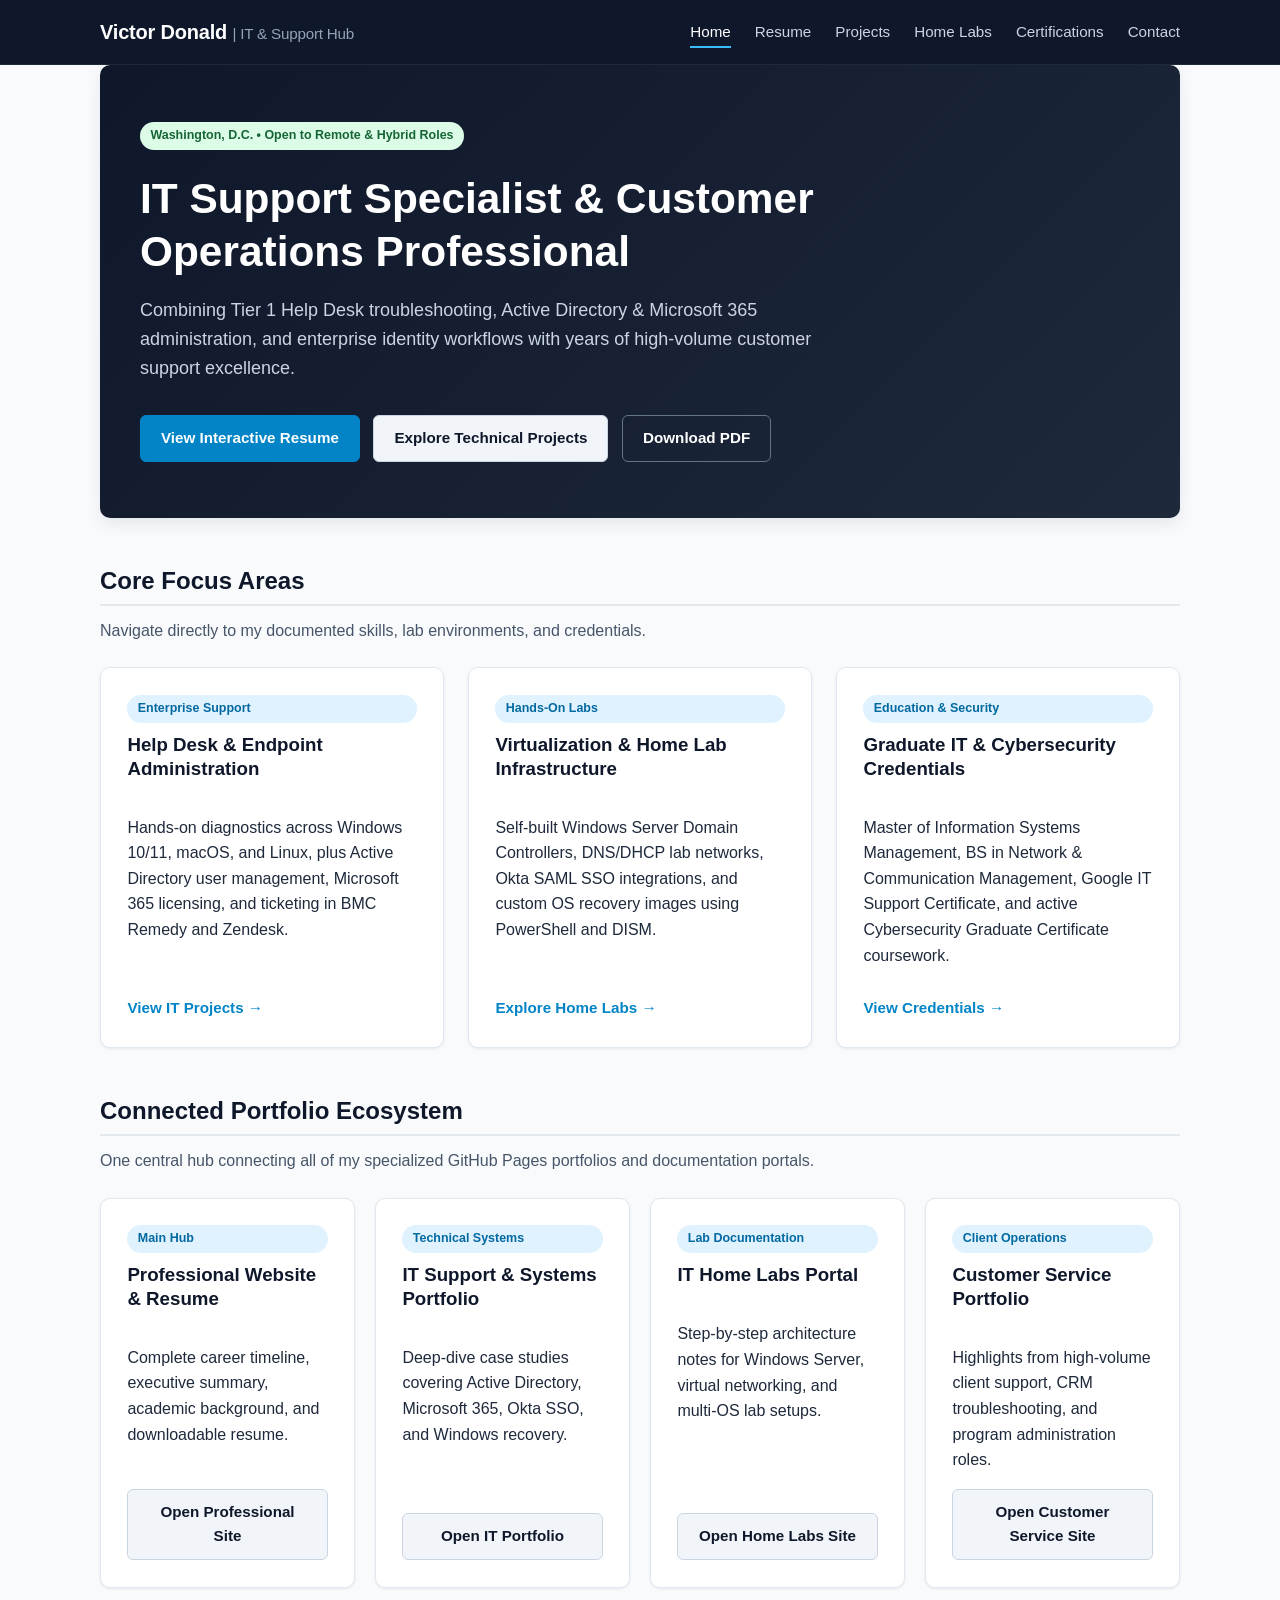
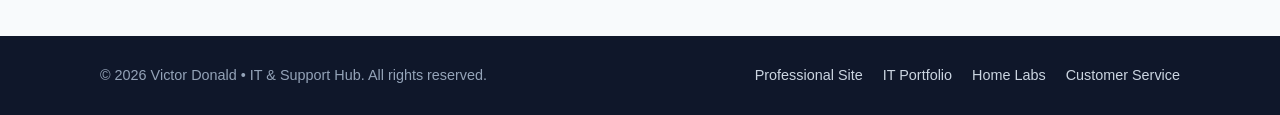
<file: index.html>
<!DOCTYPE html>
<html lang="en">
<head>
  <meta charset="UTF-8">
  <meta name="viewport" content="width=device-width, initial-scale=1.0">
  <title>Victor Donald | IT Support &amp; Customer Operations Hub</title>
  <link rel="stylesheet" href="style.css">
</head>
<body>

  <header class="site-header">
    <div class="container header-inner">
      <a href="index.html" class="logo">Victor Donald <span class="logo-sub">| IT &amp; Support Hub</span></a>

      <nav aria-label="Primary Navigation">
        <ul class="nav-list">
          <li><a href="index.html" aria-current="page">Home</a></li>
          <li><a href="resume.html">Resume</a></li>
          <li><a href="projects.html">Projects</a></li>
          <li><a href="homelabs.html">Home Labs</a></li>
          <li><a href="certifications.html">Certifications</a></li>
          <li><a href="contact.html">Contact</a></li>
        </ul>
      </nav>
    </div>
  </header>

  <main class="container">
    <section class="hero-section" aria-labelledby="hero-heading">
      <span class="badge status-complete">Washington, D.C. &bull; Open to Remote &amp; Hybrid Roles</span>
      <h1 id="hero-heading">IT Support Specialist &amp; Customer Operations Professional</h1>
      <p class="hero-lead">
        Combining Tier 1 Help Desk troubleshooting, Active Directory &amp; Microsoft 365 administration, 
        and enterprise identity workflows with years of high-volume customer support excellence.
      </p>
      <div class="hero-actions">
        <a class="btn btn-primary" href="resume.html">View Interactive Resume</a>
        <a class="btn btn-secondary" href="projects.html">Explore Technical Projects</a>
        <a class="btn btn-outline" href="IT-Support-Resume.pdf" target="_blank" rel="noopener noreferrer" download>Download PDF</a>
      </div>
    </section>

    <section class="hub-section" aria-labelledby="pillars-heading">
      <div class="section-intro">
        <h2 id="pillars-heading">Core Focus Areas</h2>
        <p>Navigate directly to my documented skills, lab environments, and credentials.</p>
      </div>

      <div class="features-grid">
        <article class="feature-card">
          <span class="badge">Enterprise Support</span>
          <h3>Help Desk &amp; Endpoint Administration</h3>
          <p>
            Hands-on diagnostics across Windows 10/11, macOS, and Linux, plus Active Directory user management, 
            Microsoft 365 licensing, and ticketing in BMC Remedy and Zendesk.
          </p>
          <a href="projects.html" class="card-link">View IT Projects &rarr;</a>
        </article>

        <article class="feature-card">
          <span class="badge">Hands-On Labs</span>
          <h3>Virtualization &amp; Home Lab Infrastructure</h3>
          <p>
            Self-built Windows Server Domain Controllers, DNS/DHCP lab networks, Okta SAML SSO integrations, 
            and custom OS recovery images using PowerShell and DISM.
          </p>
          <a href="homelabs.html" class="card-link">Explore Home Labs &rarr;</a>
        </article>

        <article class="feature-card">
          <span class="badge">Education &amp; Security</span>
          <h3>Graduate IT &amp; Cybersecurity Credentials</h3>
          <p>
            Master of Information Systems Management, BS in Network &amp; Communication Management, Google IT Support 
            Certificate, and active Cybersecurity Graduate Certificate coursework.
          </p>
          <a href="certifications.html" class="card-link">View Credentials &rarr;</a>
        </article>
      </div>
    </section>

    <section class="hub-section" aria-labelledby="ecosystem-heading">
      <div class="section-intro">
        <h2 id="ecosystem-heading">Connected Portfolio Ecosystem</h2>
        <p>One central hub connecting all of my specialized GitHub Pages portfolios and documentation portals.</p>
      </div>

      <div class="ecosystem-grid">
        <article class="ecosystem-card">
          <span class="badge">Main Hub</span>
          <h3>Professional Website &amp; Resume</h3>
          <p>Complete career timeline, executive summary, academic background, and downloadable resume.</p>
          <a href="https://victor-donald.github.io/Victor-Donald-Professional-Website/#resume" target="_blank" rel="noopener noreferrer" class="btn btn-secondary">
            Open Professional Site
          </a>
        </article>

        <article class="ecosystem-card">
          <span class="badge">Technical Systems</span>
          <h3>IT Support &amp; Systems Portfolio</h3>
          <p>Deep-dive case studies covering Active Directory, Microsoft 365, Okta SSO, and Windows recovery.</p>
          <a href="https://victor-donald.github.io/IT-Portfolio/" target="_blank" rel="noopener noreferrer" class="btn btn-secondary">
            Open IT Portfolio
          </a>
        </article>

        <article class="ecosystem-card">
          <span class="badge">Lab Documentation</span>
          <h3>IT Home Labs Portal</h3>
          <p>Step-by-step architecture notes for Windows Server, virtual networking, and multi-OS lab setups.</p>
          <a href="https://victor-donald.github.io/IT-Home-Labs/" target="_blank" rel="noopener noreferrer" class="btn btn-secondary">
            Open Home Labs Site
          </a>
        </article>

        <article class="ecosystem-card">
          <span class="badge">Client Operations</span>
          <h3>Customer Service Portfolio</h3>
          <p>Highlights from high-volume client support, CRM troubleshooting, and program administration roles.</p>
          <a href="https://victor-donald.github.io/customer-service-portfolio/index.html" target="_blank" rel="noopener noreferrer" class="btn btn-secondary">
            Open Customer Service Site
          </a>
        </article>
      </div>
    </section>
  </main>

  <footer class="site-footer">
    <div class="container footer-inner">
      <p>&copy; 2026 Victor Donald &bull; IT &amp; Support Hub. All rights reserved.</p>
      <ul class="footer-links">
        <li><a href="https://victor-donald.github.io/Victor-Donald-Professional-Website/#resume" target="_blank" rel="noopener noreferrer">Professional Site</a></li>
        <li><a href="https://victor-donald.github.io/IT-Portfolio/" target="_blank" rel="noopener noreferrer">IT Portfolio</a></li>
        <li><a href="https://victor-donald.github.io/IT-Home-Labs/" target="_blank" rel="noopener noreferrer">Home Labs</a></li>
        <li><a href="https://victor-donald.github.io/customer-service-portfolio/index.html" target="_blank" rel="noopener noreferrer">Customer Service</a></li>
      </ul>
    </div>
  </footer>

</body>
</html>
</file>
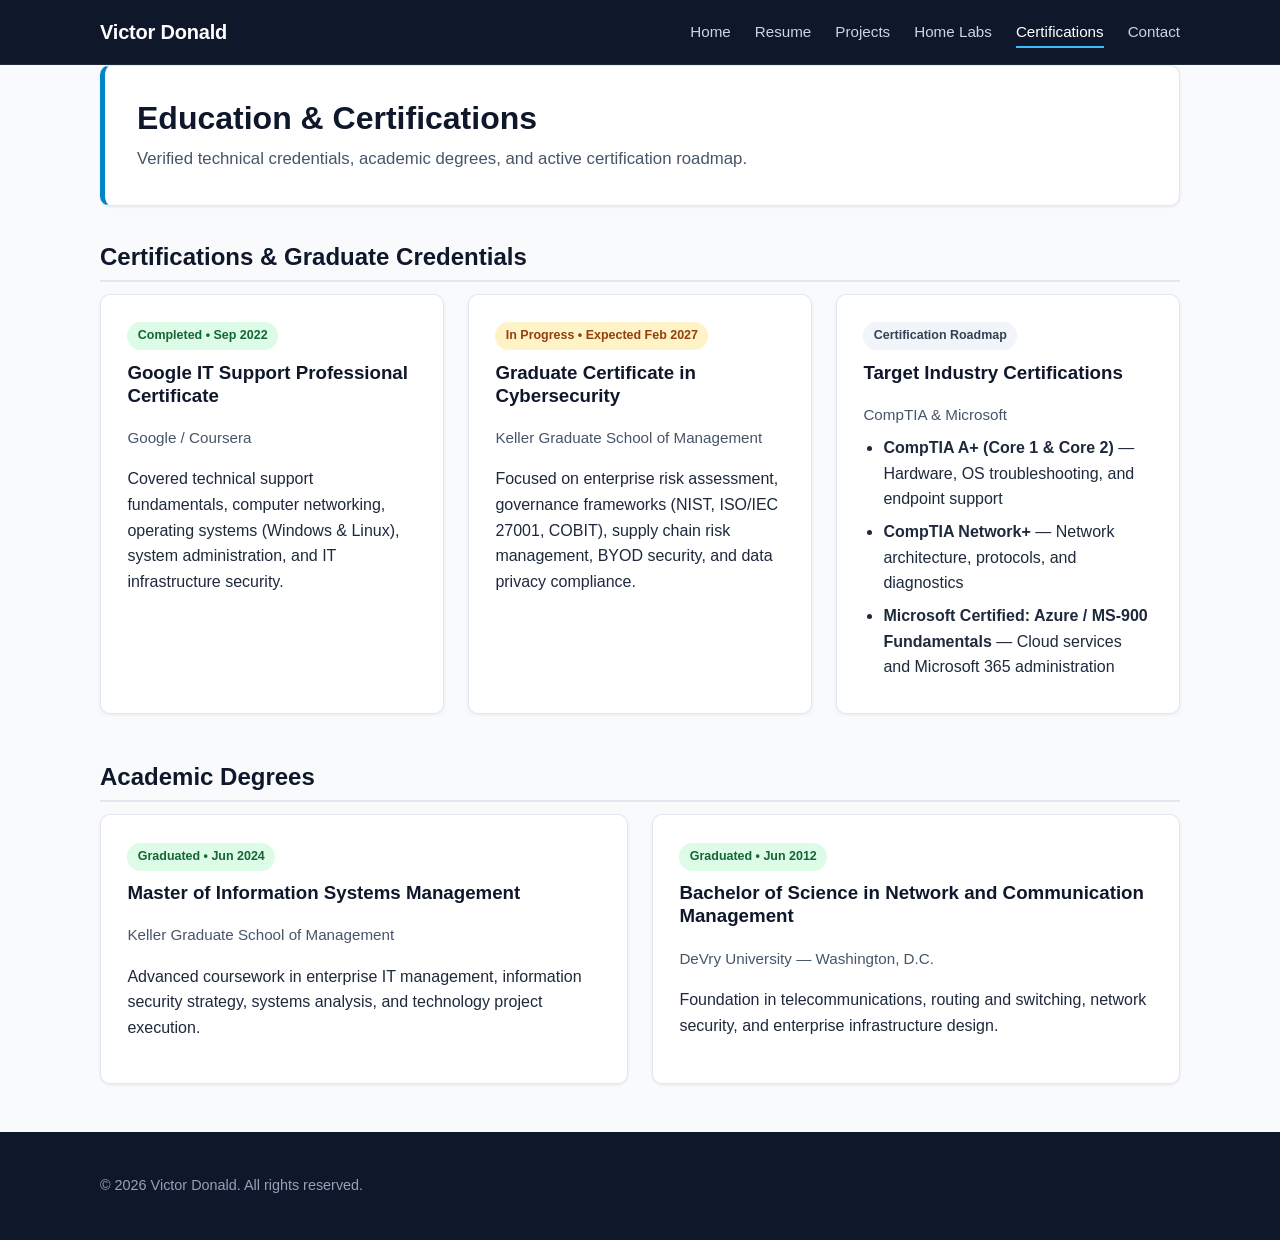
<file: certifications.html>
<!DOCTYPE html>
<html lang="en">
<head>
  <meta charset="UTF-8">
  <meta name="viewport" content="width=device-width, initial-scale=1.0">
  <title>Education &amp; Certifications | Victor Donald</title>
  <link rel="stylesheet" href="style.css">
</head>
<body>

  <header class="site-header">
    <div class="container header-inner">
      <a href="index.html" class="logo">Victor Donald</a>

      <nav aria-label="Primary Navigation">
        <ul class="nav-list">
          <li><a href="index.html">Home</a></li>
          <li><a href="resume.html">Resume</a></li>
          <li><a href="projects.html">Projects</a></li>
          <li><a href="homelabs.html">Home Labs</a></li>
          <li><a href="certifications.html" aria-current="page">Certifications</a></li>
          <li><a href="contact.html">Contact</a></li>
        </ul>
      </nav>
    </div>
  </header>

  <main class="container">
    <div class="page-header">
      <h1>Education &amp; Certifications</h1>
      <p>Verified technical credentials, academic degrees, and active certification roadmap.</p>
    </div>

    <section class="cert-section" aria-labelledby="earned-credentials-heading">
      <h2 id="earned-credentials-heading">Certifications &amp; Graduate Credentials</h2>
      <div class="cert-grid">

        <article class="cert-card">
          <div class="card-header">
            <span class="badge status-complete">Completed &bull; Sep 2022</span>
            <h3>Google IT Support Professional Certificate</h3>
            <p class="issuer">Google / Coursera</p>
          </div>
          <p>
            Covered technical support fundamentals, computer networking, operating systems (Windows &amp; Linux), 
            system administration, and IT infrastructure security.
          </p>
        </article>

        <article class="cert-card">
          <div class="card-header">
            <span class="badge status-progress">In Progress &bull; Expected Feb 2027</span>
            <h3>Graduate Certificate in Cybersecurity</h3>
            <p class="issuer">Keller Graduate School of Management</p>
          </div>
          <p>
            Focused on enterprise risk assessment, governance frameworks (NIST, ISO/IEC 27001, COBIT), 
            supply chain risk management, BYOD security, and data privacy compliance.
          </p>
        </article>

        <article class="cert-card">
          <div class="card-header">
            <span class="badge status-planned">Certification Roadmap</span>
            <h3>Target Industry Certifications</h3>
            <p class="issuer">CompTIA &amp; Microsoft</p>
          </div>
          <ul class="cert-roadmap">
            <li><strong>CompTIA A+ (Core 1 &amp; Core 2)</strong> — Hardware, OS troubleshooting, and endpoint support</li>
            <li><strong>CompTIA Network+</strong> — Network architecture, protocols, and diagnostics</li>
            <li><strong>Microsoft Certified: Azure / MS-900 Fundamentals</strong> — Cloud services and Microsoft 365 administration</li>
          </ul>
        </article>

      </div>
    </section>

    <section class="cert-section" aria-labelledby="degrees-heading">
      <h2 id="degrees-heading">Academic Degrees</h2>
      <div class="cert-grid">

        <article class="cert-card">
          <div class="card-header">
            <span class="badge status-complete">Graduated &bull; Jun 2024</span>
            <h3>Master of Information Systems Management</h3>
            <p class="issuer">Keller Graduate School of Management</p>
          </div>
          <p>
            Advanced coursework in enterprise IT management, information security strategy, systems analysis, 
            and technology project execution.
          </p>
        </article>

        <article class="cert-card">
          <div class="card-header">
            <span class="badge status-complete">Graduated &bull; Jun 2012</span>
            <h3>Bachelor of Science in Network and Communication Management</h3>
            <p class="issuer">DeVry University — Washington, D.C.</p>
          </div>
          <p>
            Foundation in telecommunications, routing and switching, network security, and enterprise infrastructure design.
          </p>
        </article>

      </div>
    </section>
  </main>

  <footer class="site-footer">
    <div class="container">
      <p>&copy; 2026 Victor Donald. All rights reserved.</p>
    </div>
  </footer>

</body>
</html>
</file>
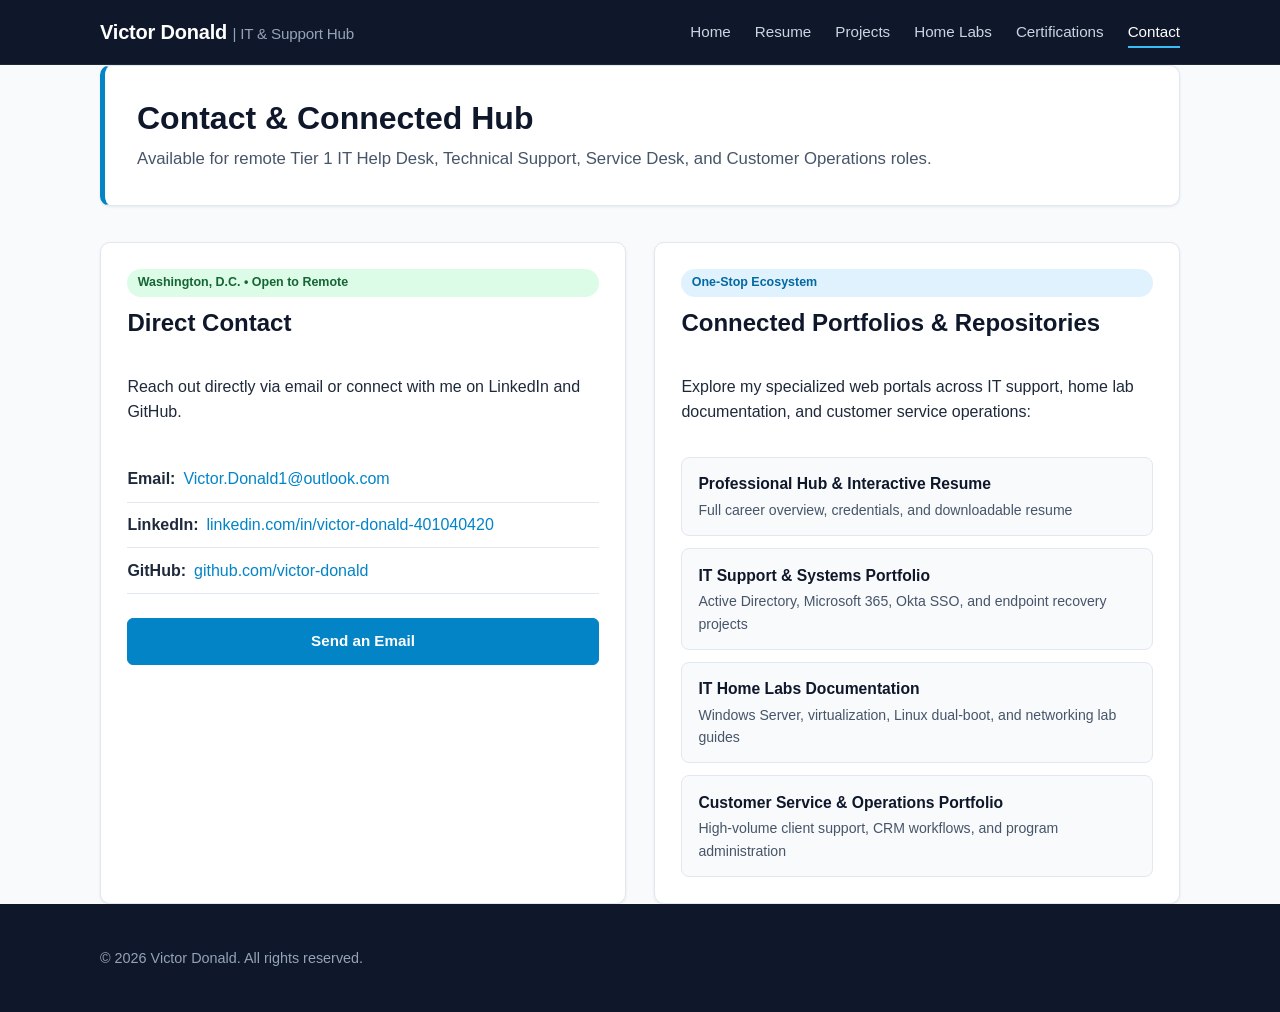
<file: contact.html>
<!DOCTYPE html>
<html lang="en">
<head>
  <meta charset="UTF-8">
  <meta name="viewport" content="width=device-width, initial-scale=1.0">
  <title>Contact &amp; Portfolio Hub | Victor Donald</title>
  <link rel="stylesheet" href="style.css">
</head>
<body>

  <header class="site-header">
    <div class="container header-inner">
      <a href="index.html" class="logo">Victor Donald <span class="logo-sub">| IT &amp; Support Hub</span></a>

      <nav aria-label="Primary Navigation">
        <ul class="nav-list">
          <li><a href="index.html">Home</a></li>
          <li><a href="resume.html">Resume</a></li>
          <li><a href="projects.html">Projects</a></li>
          <li><a href="homelabs.html">Home Labs</a></li>
          <li><a href="certifications.html">Certifications</a></li>
          <li><a href="contact.html" aria-current="page">Contact</a></li>
        </ul>
      </nav>
    </div>
  </header>

  <main class="container">
    <div class="page-header">
      <h1>Contact &amp; Connected Hub</h1>
      <p>
        Available for remote Tier 1 IT Help Desk, Technical Support, Service Desk, and Customer Operations roles.
      </p>
    </div>

    <div class="contact-layout">
      <section class="contact-card" aria-labelledby="direct-contact-heading">
        <span class="badge status-complete">Washington, D.C. &bull; Open to Remote</span>
        <h2 id="direct-contact-heading">Direct Contact</h2>
        <p>Reach out directly via email or connect with me on LinkedIn and GitHub.</p>

        <ul class="contact-list">
          <li>
            <strong>Email:</strong>
            <a href="mailto:Victor.Donald1@outlook.com">Victor.Donald1@outlook.com</a>
          </li>
          <li>
            <strong>LinkedIn:</strong>
            <a href="https://www.linkedin.com/in/victor-donald-401040420" target="_blank" rel="noopener noreferrer">
              linkedin.com/in/victor-donald-401040420
            </a>
          </li>
          <li>
            <strong>GitHub:</strong>
            <a href="https://github.com/victor-donald" target="_blank" rel="noopener noreferrer">
              github.com/victor-donald
            </a>
          </li>
        </ul>

        <a class="btn btn-primary" href="mailto:Victor.Donald1@outlook.com?subject=IT%20%26%20Support%20Opportunity">
          Send an Email
        </a>
      </section>

      <section class="contact-card" aria-labelledby="portfolio-hub-heading">
        <span class="badge">One-Stop Ecosystem</span>
        <h2 id="portfolio-hub-heading">Connected Portfolios &amp; Repositories</h2>
        <p>Explore my specialized web portals across IT support, home lab documentation, and customer service operations:</p>

        <ul class="hub-links">
          <li>
            <a href="https://victor-donald.github.io/Victor-Donald-Professional-Website/#resume" target="_blank" rel="noopener noreferrer">
              <strong>Professional Hub &amp; Interactive Resume</strong>
              <span>Full career overview, credentials, and downloadable resume</span>
            </a>
          </li>
          <li>
            <a href="https://victor-donald.github.io/IT-Portfolio/" target="_blank" rel="noopener noreferrer">
              <strong>IT Support &amp; Systems Portfolio</strong>
              <span>Active Directory, Microsoft 365, Okta SSO, and endpoint recovery projects</span>
            </a>
          </li>
          <li>
            <a href="https://victor-donald.github.io/IT-Home-Labs/" target="_blank" rel="noopener noreferrer">
              <strong>IT Home Labs Documentation</strong>
              <span>Windows Server, virtualization, Linux dual-boot, and networking lab guides</span>
            </a>
          </li>
          <li>
            <a href="https://victor-donald.github.io/customer-service-portfolio/index.html" target="_blank" rel="noopener noreferrer">
              <strong>Customer Service &amp; Operations Portfolio</strong>
              <span>High-volume client support, CRM workflows, and program administration</span>
            </a>
          </li>
        </ul>
      </section>
    </div>
  </main>

  <footer class="site-footer">
    <div class="container">
      <p>&copy; 2026 Victor Donald. All rights reserved.</p>
    </div>
  </footer>

</body>
</html>
</file>
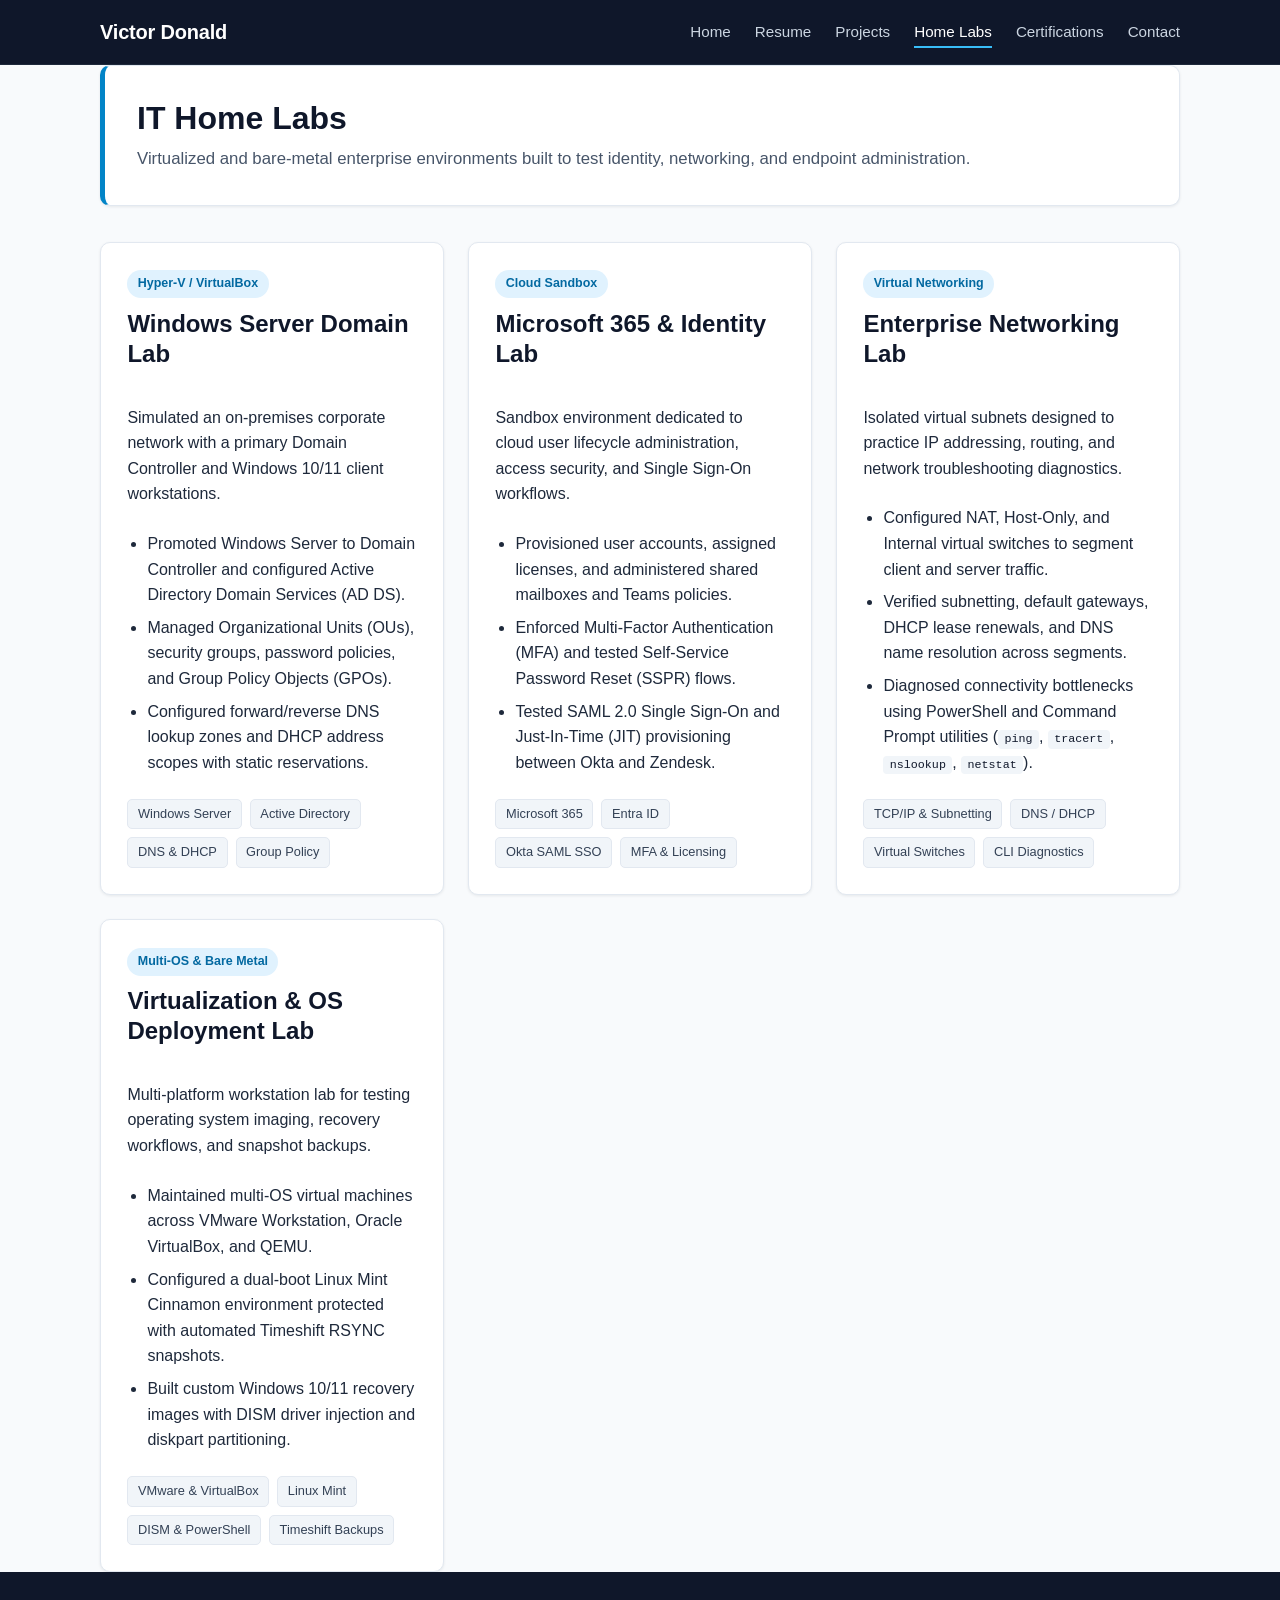
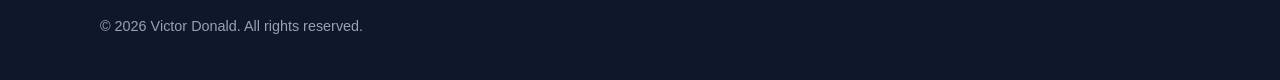
<file: homelabs.html>
<!DOCTYPE html>
<html lang="en">
<head>
  <meta charset="UTF-8">
  <meta name="viewport" content="width=device-width, initial-scale=1.0">
  <title>IT Home Labs | Victor Donald</title>
  <link rel="stylesheet" href="style.css">
</head>
<body>

  <header class="site-header">
    <div class="container header-inner">
      <a href="index.html" class="logo">Victor Donald</a>

      <nav aria-label="Primary Navigation">
        <ul class="nav-list">
          <li><a href="index.html">Home</a></li>
          <li><a href="resume.html">Resume</a></li>
          <li><a href="projects.html">Projects</a></li>
          <li><a href="homelabs.html" aria-current="page">Home Labs</a></li>
          <li><a href="certifications.html">Certifications</a></li>
          <li><a href="contact.html">Contact</a></li>
        </ul>
      </nav>
    </div>
  </header>

  <main class="container">
    <div class="page-header">
      <h1>IT Home Labs</h1>
      <p>Virtualized and bare-metal enterprise environments built to test identity, networking, and endpoint administration.</p>
    </div>

    <section class="lab-grid" aria-label="Home Lab Environments">

      <article class="lab-card">
        <div class="card-header">
          <span class="badge">Hyper-V / VirtualBox</span>
          <h2>Windows Server Domain Lab</h2>
        </div>
        <p>
          Simulated an on-premises corporate network with a primary Domain Controller and Windows 10/11 client workstations.
        </p>
        <ul class="lab-highlights">
          <li>Promoted Windows Server to Domain Controller and configured Active Directory Domain Services (AD DS).</li>
          <li>Managed Organizational Units (OUs), security groups, password policies, and Group Policy Objects (GPOs).</li>
          <li>Configured forward/reverse DNS lookup zones and DHCP address scopes with static reservations.</li>
        </ul>
        <ul class="tech-tags" aria-label="Lab technologies">
          <li>Windows Server</li>
          <li>Active Directory</li>
          <li>DNS &amp; DHCP</li>
          <li>Group Policy</li>
        </ul>
      </article>

      <article class="lab-card">
        <div class="card-header">
          <span class="badge">Cloud Sandbox</span>
          <h2>Microsoft 365 &amp; Identity Lab</h2>
        </div>
        <p>
          Sandbox environment dedicated to cloud user lifecycle administration, access security, and Single Sign-On workflows.
        </p>
        <ul class="lab-highlights">
          <li>Provisioned user accounts, assigned licenses, and administered shared mailboxes and Teams policies.</li>
          <li>Enforced Multi-Factor Authentication (MFA) and tested Self-Service Password Reset (SSPR) flows.</li>
          <li>Tested SAML 2.0 Single Sign-On and Just-In-Time (JIT) provisioning between Okta and Zendesk.</li>
        </ul>
        <ul class="tech-tags" aria-label="Lab technologies">
          <li>Microsoft 365</li>
          <li>Entra ID</li>
          <li>Okta SAML SSO</li>
          <li>MFA &amp; Licensing</li>
        </ul>
      </article>

      <article class="lab-card">
        <div class="card-header">
          <span class="badge">Virtual Networking</span>
          <h2>Enterprise Networking Lab</h2>
        </div>
        <p>
          Isolated virtual subnets designed to practice IP addressing, routing, and network troubleshooting diagnostics.
        </p>
        <ul class="lab-highlights">
          <li>Configured NAT, Host-Only, and Internal virtual switches to segment client and server traffic.</li>
          <li>Verified subnetting, default gateways, DHCP lease renewals, and DNS name resolution across segments.</li>
          <li>Diagnosed connectivity bottlenecks using PowerShell and Command Prompt utilities (<code>ping</code>, <code>tracert</code>, <code>nslookup</code>, <code>netstat</code>).</li>
        </ul>
        <ul class="tech-tags" aria-label="Lab technologies">
          <li>TCP/IP &amp; Subnetting</li>
          <li>DNS / DHCP</li>
          <li>Virtual Switches</li>
          <li>CLI Diagnostics</li>
        </ul>
      </article>

      <article class="lab-card">
        <div class="card-header">
          <span class="badge">Multi-OS &amp; Bare Metal</span>
          <h2>Virtualization &amp; OS Deployment Lab</h2>
        </div>
        <p>
          Multi-platform workstation lab for testing operating system imaging, recovery workflows, and snapshot backups.
        </p>
        <ul class="lab-highlights">
          <li>Maintained multi-OS virtual machines across VMware Workstation, Oracle VirtualBox, and QEMU.</li>
          <li>Configured a dual-boot Linux Mint Cinnamon environment protected with automated Timeshift RSYNC snapshots.</li>
          <li>Built custom Windows 10/11 recovery images with DISM driver injection and diskpart partitioning.</li>
        </ul>
        <ul class="tech-tags" aria-label="Lab technologies">
          <li>VMware &amp; VirtualBox</li>
          <li>Linux Mint</li>
          <li>DISM &amp; PowerShell</li>
          <li>Timeshift Backups</li>
        </ul>
      </article>

    </section>
  </main>

  <footer class="site-footer">
    <div class="container">
      <p>&copy; 2026 Victor Donald. All rights reserved.</p>
    </div>
  </footer>

</body>
</html>
</file>
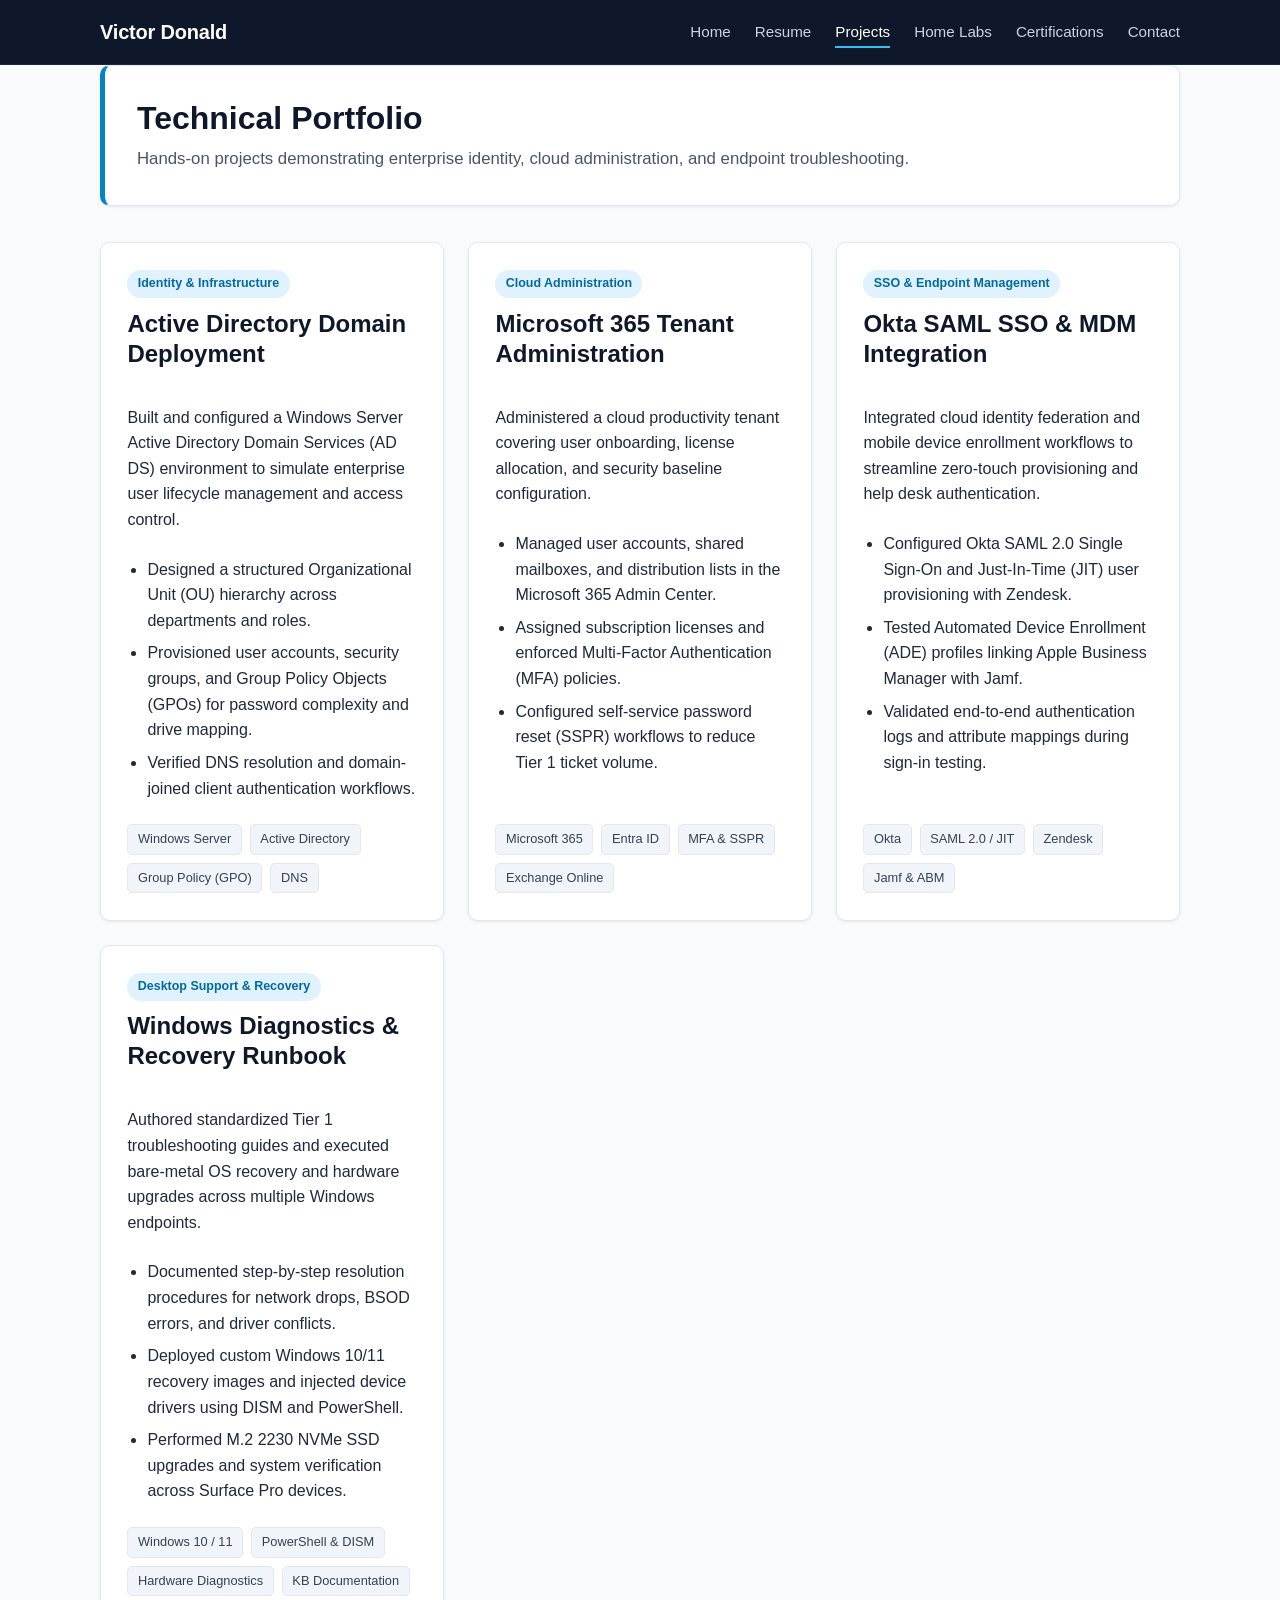
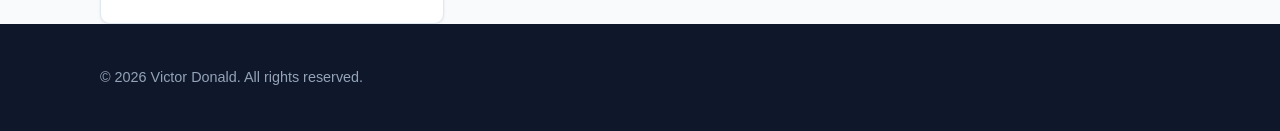
<file: projects.html>
<!DOCTYPE html>
<html lang="en">
<head>
  <meta charset="UTF-8">
  <meta name="viewport" content="width=device-width, initial-scale=1.0">
  <title>Technical Portfolio | Victor Donald</title>
  <link rel="stylesheet" href="style.css">
</head>
<body>

  <header class="site-header">
    <div class="container header-inner">
      <a href="index.html" class="logo">Victor Donald</a>

      <nav aria-label="Primary Navigation">
        <ul class="nav-list">
          <li><a href="index.html">Home</a></li>
          <li><a href="resume.html">Resume</a></li>
          <li><a href="projects.html" aria-current="page">Projects</a></li>
          <li><a href="homelabs.html">Home Labs</a></li>
          <li><a href="certifications.html">Certifications</a></li>
          <li><a href="contact.html">Contact</a></li>
        </ul>
      </nav>
    </div>
  </header>

  <main class="container">
    <div class="page-header">
      <h1>Technical Portfolio</h1>
      <p>Hands-on projects demonstrating enterprise identity, cloud administration, and endpoint troubleshooting.</p>
    </div>

    <section class="projects-grid" aria-label="Featured Technical Projects">

      <article class="project-card">
        <div class="project-header">
          <span class="badge">Identity &amp; Infrastructure</span>
          <h2>Active Directory Domain Deployment</h2>
        </div>
        <p>
          Built and configured a Windows Server Active Directory Domain Services (AD DS) environment 
          to simulate enterprise user lifecycle management and access control.
        </p>
        <ul class="project-highlights">
          <li>Designed a structured Organizational Unit (OU) hierarchy across departments and roles.</li>
          <li>Provisioned user accounts, security groups, and Group Policy Objects (GPOs) for password complexity and drive mapping.</li>
          <li>Verified DNS resolution and domain-joined client authentication workflows.</li>
        </ul>
        <ul class="tech-tags" aria-label="Technologies used">
          <li>Windows Server</li>
          <li>Active Directory</li>
          <li>Group Policy (GPO)</li>
          <li>DNS</li>
        </ul>
      </article>

      <article class="project-card">
        <div class="project-header">
          <span class="badge">Cloud Administration</span>
          <h2>Microsoft 365 Tenant Administration</h2>
        </div>
        <p>
          Administered a cloud productivity tenant covering user onboarding, license allocation, 
          and security baseline configuration.
        </p>
        <ul class="project-highlights">
          <li>Managed user accounts, shared mailboxes, and distribution lists in the Microsoft 365 Admin Center.</li>
          <li>Assigned subscription licenses and enforced Multi-Factor Authentication (MFA) policies.</li>
          <li>Configured self-service password reset (SSPR) workflows to reduce Tier 1 ticket volume.</li>
        </ul>
        <ul class="tech-tags" aria-label="Technologies used">
          <li>Microsoft 365</li>
          <li>Entra ID</li>
          <li>MFA &amp; SSPR</li>
          <li>Exchange Online</li>
        </ul>
      </article>

      <article class="project-card">
        <div class="project-header">
          <span class="badge">SSO &amp; Endpoint Management</span>
          <h2>Okta SAML SSO &amp; MDM Integration</h2>
        </div>
        <p>
          Integrated cloud identity federation and mobile device enrollment workflows to streamline 
          zero-touch provisioning and help desk authentication.
        </p>
        <ul class="project-highlights">
          <li>Configured Okta SAML 2.0 Single Sign-On and Just-In-Time (JIT) user provisioning with Zendesk.</li>
          <li>Tested Automated Device Enrollment (ADE) profiles linking Apple Business Manager with Jamf.</li>
          <li>Validated end-to-end authentication logs and attribute mappings during sign-in testing.</li>
        </ul>
        <ul class="tech-tags" aria-label="Technologies used">
          <li>Okta</li>
          <li>SAML 2.0 / JIT</li>
          <li>Zendesk</li>
          <li>Jamf &amp; ABM</li>
        </ul>
      </article>

      <article class="project-card">
        <div class="project-header">
          <span class="badge">Desktop Support &amp; Recovery</span>
          <h2>Windows Diagnostics &amp; Recovery Runbook</h2>
        </div>
        <p>
          Authored standardized Tier 1 troubleshooting guides and executed bare-metal OS recovery 
          and hardware upgrades across multiple Windows endpoints.
        </p>
        <ul class="project-highlights">
          <li>Documented step-by-step resolution procedures for network drops, BSOD errors, and driver conflicts.</li>
          <li>Deployed custom Windows 10/11 recovery images and injected device drivers using DISM and PowerShell.</li>
          <li>Performed M.2 2230 NVMe SSD upgrades and system verification across Surface Pro devices.</li>
        </ul>
        <ul class="tech-tags" aria-label="Technologies used">
          <li>Windows 10 / 11</li>
          <li>PowerShell &amp; DISM</li>
          <li>Hardware Diagnostics</li>
          <li>KB Documentation</li>
        </ul>
      </article>

    </section>
  </main>

  <footer class="site-footer">
    <div class="container">
      <p>&copy; 2026 Victor Donald. All rights reserved.</p>
    </div>
  </footer>

</body>
</html>
</file>
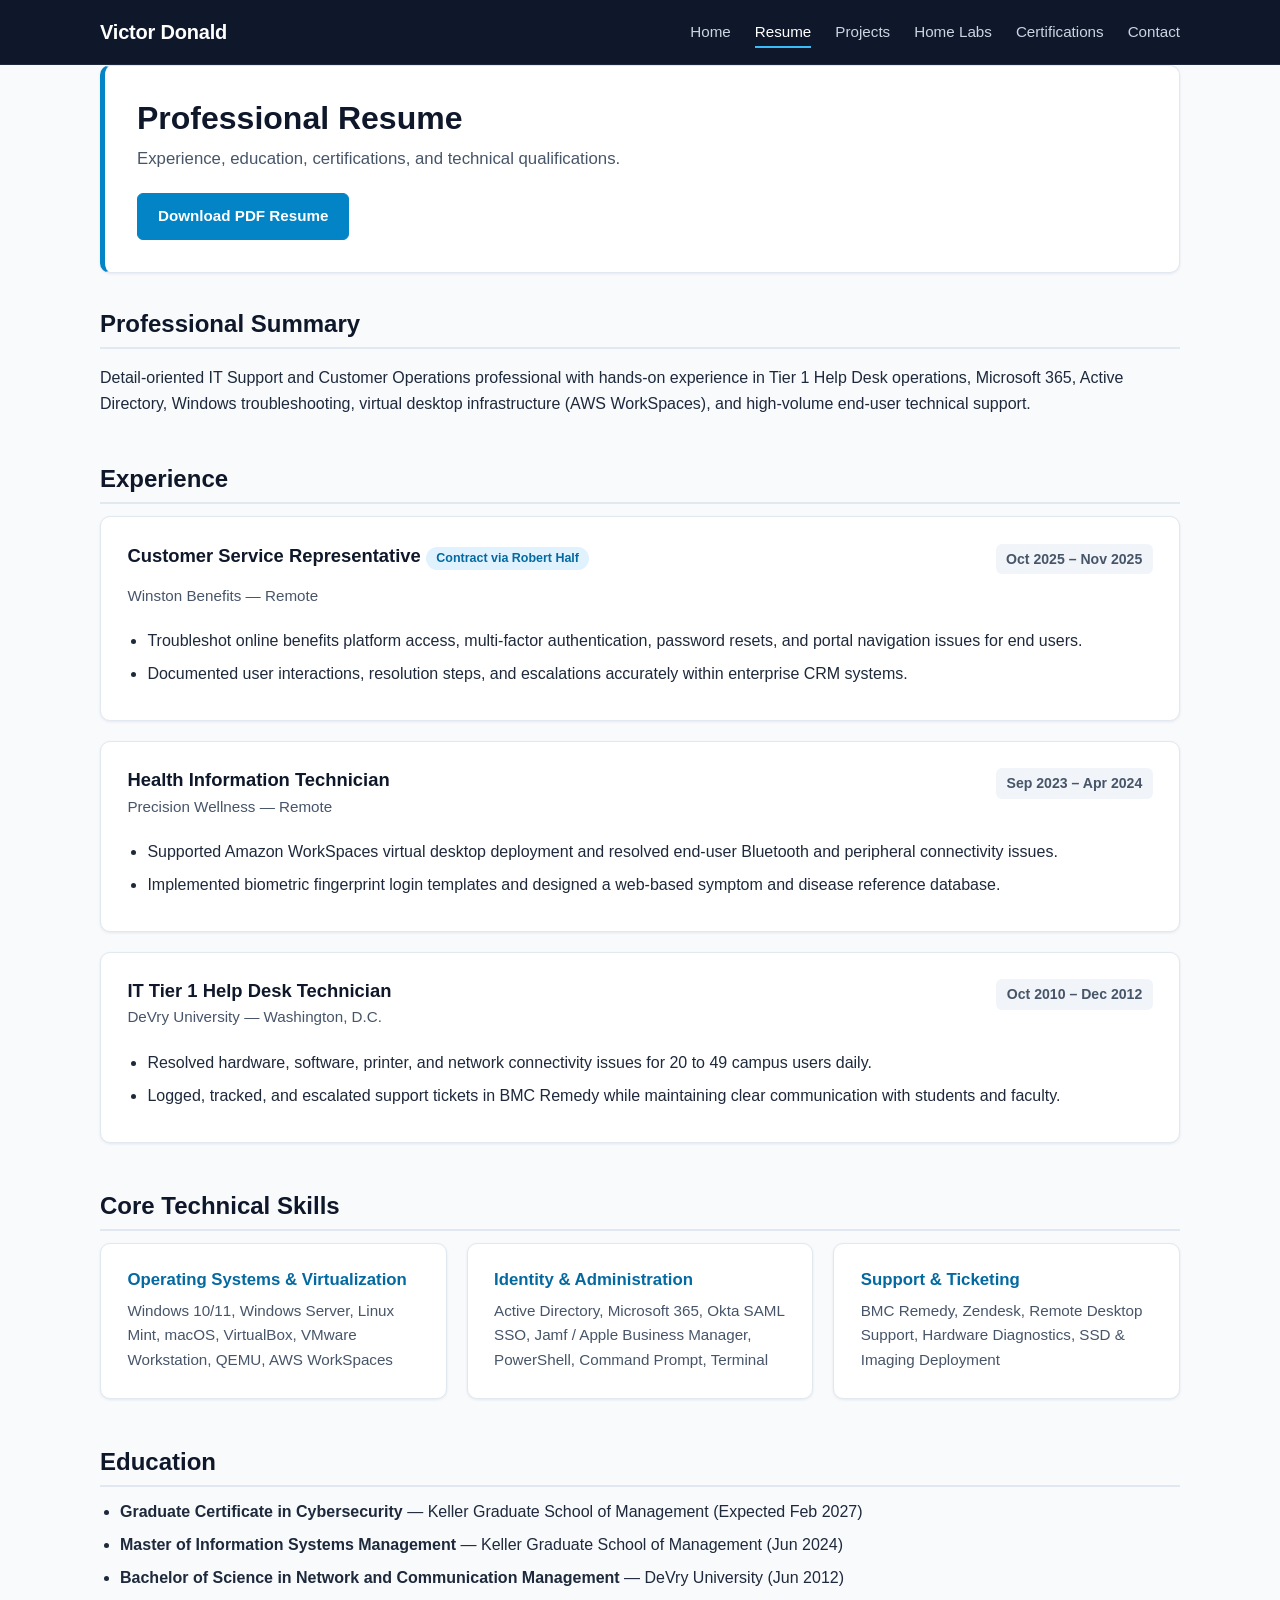
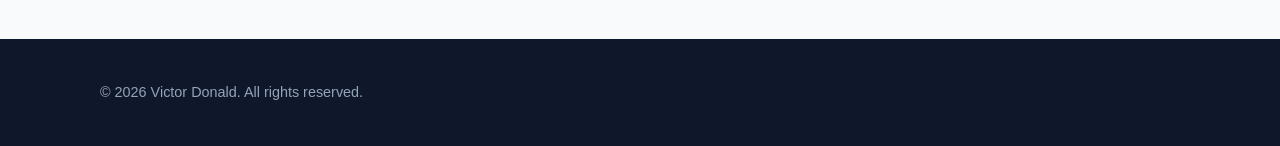
<file: resume.html>
<!DOCTYPE html>
<html lang="en">
<head>
  <meta charset="UTF-8">
  <meta name="viewport" content="width=device-width, initial-scale=1.0">
  <title>Resume | Victor Donald</title>
  <link rel="stylesheet" href="style.css">
</head>
<body>

  <header class="site-header">
    <div class="container header-inner">
      <a href="index.html" class="logo">Victor Donald</a>

      <nav aria-label="Primary Navigation">
        <ul class="nav-list">
          <li><a href="index.html">Home</a></li>
          <li><a href="resume.html" aria-current="page">Resume</a></li>
          <li><a href="projects.html">Projects</a></li>
          <li><a href="homelabs.html">Home Labs</a></li>
          <li><a href="certifications.html">Certifications</a></li>
          <li><a href="contact.html">Contact</a></li>
        </ul>
      </nav>
    </div>
  </header>

  <main class="container">
    <div class="page-header">
      <h1>Professional Resume</h1>
      <p>Experience, education, certifications, and technical qualifications.</p>
      <a class="btn btn-primary" href="IT-Support-Resume.pdf" target="_blank" rel="noopener noreferrer" download>
        Download PDF Resume
      </a>
    </div>

    <section class="resume-section" aria-labelledby="summary-heading">
      <h2 id="summary-heading">Professional Summary</h2>
      <p>
        Detail-oriented IT Support and Customer Operations professional with hands-on experience in 
        Tier 1 Help Desk operations, Microsoft 365, Active Directory, Windows troubleshooting, virtual 
        desktop infrastructure (AWS WorkSpaces), and high-volume end-user technical support.
      </p>
    </section>

    <section class="resume-section" aria-labelledby="experience-heading">
      <h2 id="experience-heading">Experience</h2>

      <article class="resume-card">
        <div class="card-header">
          <div>
            <h3>Customer Service Representative <span class="badge">Contract via Robert Half</span></h3>
            <p class="company">Winston Benefits — Remote</p>
          </div>
          <span class="date">Oct 2025 – Nov 2025</span>
        </div>
        <ul>
          <li>Troubleshot online benefits platform access, multi-factor authentication, password resets, and portal navigation issues for end users.</li>
          <li>Documented user interactions, resolution steps, and escalations accurately within enterprise CRM systems.</li>
        </ul>
      </article>

      <article class="resume-card">
        <div class="card-header">
          <div>
            <h3>Health Information Technician</h3>
            <p class="company">Precision Wellness — Remote</p>
          </div>
          <span class="date">Sep 2023 – Apr 2024</span>
        </div>
        <ul>
          <li>Supported Amazon WorkSpaces virtual desktop deployment and resolved end-user Bluetooth and peripheral connectivity issues.</li>
          <li>Implemented biometric fingerprint login templates and designed a web-based symptom and disease reference database.</li>
        </ul>
      </article>

      <article class="resume-card">
        <div class="card-header">
          <div>
            <h3>IT Tier 1 Help Desk Technician</h3>
            <p class="company">DeVry University — Washington, D.C.</p>
          </div>
          <span class="date">Oct 2010 – Dec 2012</span>
        </div>
        <ul>
          <li>Resolved hardware, software, printer, and network connectivity issues for 20 to 49 campus users daily.</li>
          <li>Logged, tracked, and escalated support tickets in BMC Remedy while maintaining clear communication with students and faculty.</li>
        </ul>
      </article>
    </section>

    <section class="resume-section" aria-labelledby="skills-heading">
      <h2 id="skills-heading">Core Technical Skills</h2>
      <div class="skills-grid">
        <div class="skill-group">
          <h3>Operating Systems &amp; Virtualization</h3>
          <p>Windows 10/11, Windows Server, Linux Mint, macOS, VirtualBox, VMware Workstation, QEMU, AWS WorkSpaces</p>
        </div>
        <div class="skill-group">
          <h3>Identity &amp; Administration</h3>
          <p>Active Directory, Microsoft 365, Okta SAML SSO, Jamf / Apple Business Manager, PowerShell, Command Prompt, Terminal</p>
        </div>
        <div class="skill-group">
          <h3>Support &amp; Ticketing</h3>
          <p>BMC Remedy, Zendesk, Remote Desktop Support, Hardware Diagnostics, SSD &amp; Imaging Deployment</p>
        </div>
      </div>
    </section>

    <section class="resume-section" aria-labelledby="education-heading">
      <h2 id="education-heading">Education</h2>
      <ul class="education-list">
        <li>
          <strong>Graduate Certificate in Cybersecurity</strong> — Keller Graduate School of Management <span>(Expected Feb 2027)</span>
        </li>
        <li>
          <strong>Master of Information Systems Management</strong> — Keller Graduate School of Management <span>(Jun 2024)</span>
        </li>
        <li>
          <strong>Bachelor of Science in Network and Communication Management</strong> — DeVry University <span>(Jun 2012)</span>
        </li>
      </ul>
    </section>
  </main>

  <footer class="site-footer">
    <div class="container">
      <p>&copy; 2026 Victor Donald. All rights reserved.</p>
    </div>
  </footer>

</body>
</html>
</file>
<file: style.css>
/* ==========================================================================
   Base Reset & Theme Variables
   ========================================================================== */
:root {
  --bg-page: #f8fafc;
  --bg-surface: #ffffff;
  --bg-header: #0f172a;
  --bg-hero: #1e293b;
  --text-main: #1e293b;
  --text-muted: #475569;
  --text-light: #f8fafc;
  --accent: #0284c7;
  --accent-hover: #0369a1;
  --accent-soft: #e0f2fe;
  --border-color: #e2e8f0;
  --badge-green-bg: #dcfce7;
  --badge-green-text: #166534;
  --badge-amber-bg: #fef3c7;
  --badge-amber-text: #92400e;
  --shadow-sm: 0 1px 3px rgba(15, 23, 42, 0.08);
  --shadow-md: 0 6px 16px rgba(15, 23, 42, 0.08);
  --radius: 10px;
}

*,
*::before,
*::after {
  box-sizing: border-box;
}

body {
  margin: 0;
  font-family: -apple-system, BlinkMacSystemFont, "Segoe UI", Roboto, Oxygen, Ubuntu, Cantarell, sans-serif;
  background-color: var(--bg-page);
  color: var(--text-main);
  line-height: 1.6;
  display: flex;
  flex-direction: column;
  min-height: 100vh;
}

main {
  flex: 1;
  padding-top: 2rem;
  padding-bottom: 4rem;
}

.container {
  width: 100%;
  max-width: 1120px;
  margin: 0 auto;
  padding: 0 1.25rem;
}

h1, h2, h3 {
  color: #0f172a;
  line-height: 1.25;
  margin-top: 0;
}

a {
  color: var(--accent);
  text-decoration: none;
}

a:hover {
  text-decoration: underline;
}

code {
  background-color: #f1f5f9;
  padding: 0.15rem 0.4rem;
  border-radius: 4px;
  font-size: 0.9em;
  color: #0f172a;
}

/* ==========================================================================
   Header & Primary Navigation
   ========================================================================== */
.site-header {
  background-color: var(--bg-header);
  color: var(--text-light);
  border-bottom: 1px solid #1e293b;
  position: sticky;
  top: 0;
  z-index: 100;
}

.header-inner {
  display: flex;
  flex-wrap: wrap;
  align-items: center;
  justify-content: space-between;
  gap: 1rem;
  padding-top: 1rem;
  padding-bottom: 1rem;
}

.logo {
  font-size: 1.25rem;
  font-weight: 700;
  color: #ffffff;
  letter-spacing: -0.01em;
}

.logo:hover {
  text-decoration: none;
  color: #38bdf8;
}

.logo-sub {
  font-weight: 400;
  font-size: 0.95rem;
  color: #94a3b8;
}

.nav-list {
  display: flex;
  flex-wrap: wrap;
  list-style: none;
  gap: 1.5rem;
  margin: 0;
  padding: 0;
}

.nav-list a {
  color: #cbd5e1;
  font-weight: 500;
  font-size: 0.95rem;
  padding-bottom: 0.35rem;
  border-bottom: 2px solid transparent;
  transition: color 0.2s ease, border-color 0.2s ease;
}

.nav-list a:hover,
.nav-list a[aria-current="page"] {
  color: #ffffff;
  border-bottom-color: #38bdf8;
  text-decoration: none;
}

/* ==========================================================================
   Hero & Page Headers
   ========================================================================== */
.hero-section {
  background: linear-gradient(135deg, #0f172a 0%, #1e293b 100%);
  color: #ffffff;
  padding: 3.5rem 2.5rem;
  border-radius: var(--radius);
  margin-bottom: 3rem;
  box-shadow: var(--shadow-md);
}

.hero-section h1 {
  color: #ffffff;
  font-size: clamp(1.85rem, 3.5vw, 2.65rem);
  margin-top: 0.75rem;
  margin-bottom: 1rem;
  max-width: 780px;
}

.hero-lead {
  color: #cbd5e1;
  font-size: 1.125rem;
  max-width: 720px;
  margin-bottom: 2rem;
}

.hero-actions {
  display: flex;
  flex-wrap: wrap;
  gap: 0.85rem;
}

.page-header {
  background-color: var(--bg-surface);
  border: 1px solid var(--border-color);
  border-left: 5px solid var(--accent);
  border-radius: var(--radius);
  padding: 2rem;
  margin-bottom: 2.25rem;
  box-shadow: var(--shadow-sm);
}

.page-header h1 {
  font-size: 2rem;
  margin-bottom: 0.5rem;
}

.page-header p {
  color: var(--text-muted);
  font-size: 1.05rem;
  margin: 0 0 1.25rem 0;
}

.page-header p:last-child {
  margin-bottom: 0;
}

/* ==========================================================================
   Buttons & Badges
   ========================================================================== */
.btn {
  display: inline-block;
  padding: 0.65rem 1.25rem;
  border-radius: 6px;
  font-weight: 600;
  font-size: 0.95rem;
  cursor: pointer;
  transition: background-color 0.2s ease, color 0.2s ease, border-color 0.2s ease;
  text-align: center;
}

.btn:hover {
  text-decoration: none;
}

.btn-primary {
  background-color: var(--accent);
  color: #ffffff;
  border: 1px solid var(--accent);
}

.btn-primary:hover {
  background-color: var(--accent-hover);
  border-color: var(--accent-hover);
}

.btn-secondary {
  background-color: #f1f5f9;
  color: #0f172a;
  border: 1px solid #cbd5e1;
}

.btn-secondary:hover {
  background-color: #e2e8f0;
}

.btn-outline {
  background-color: transparent;
  color: #ffffff;
  border: 1px solid #64748b;
}

.btn-outline:hover {
  border-color: #ffffff;
  background-color: rgba(255, 255, 255, 0.08);
}

.badge {
  display: inline-block;
  font-size: 0.78rem;
  font-weight: 600;
  padding: 0.25rem 0.65rem;
  border-radius: 999px;
  background-color: var(--accent-soft);
  color: #0369a1;
  margin-bottom: 0.65rem;
}

.status-complete {
  background-color: var(--badge-green-bg);
  color: var(--badge-green-text);
}

.status-progress {
  background-color: var(--badge-amber-bg);
  color: var(--badge-amber-text);
}

.status-planned {
  background-color: #f1f5f9;
  color: #334155;
}

/* ==========================================================================
   Sections & Cards (All Pages)
   ========================================================================== */
.hub-section,
.resume-section,
.cert-section {
  margin-bottom: 3rem;
}

.section-intro {
  margin-bottom: 1.5rem;
}

.section-intro h2,
.resume-section > h2,
.cert-section > h2 {
  font-size: 1.5rem;
  padding-bottom: 0.5rem;
  border-bottom: 2px solid var(--border-color);
  margin-bottom: 0.75rem;
}

.section-intro p {
  color: var(--text-muted);
  margin: 0;
}

.features-grid,
.projects-grid,
.lab-grid,
.cert-grid {
  display: grid;
  grid-template-columns: repeat(auto-fit, minmax(300px, 1fr));
  gap: 1.5rem;
}

.ecosystem-grid {
  display: grid;
  grid-template-columns: repeat(auto-fit, minmax(240px, 1fr));
  gap: 1.25rem;
}

.contact-layout {
  display: grid;
  grid-template-columns: repeat(auto-fit, minmax(320px, 1fr));
  gap: 1.75rem;
}

.feature-card,
.ecosystem-card,
.resume-card,
.project-card,
.lab-card,
.cert-card,
.contact-card,
.skill-group {
  background-color: var(--bg-surface);
  border: 1px solid var(--border-color);
  border-radius: var(--radius);
  padding: 1.65rem;
  box-shadow: var(--shadow-sm);
  display: flex;
  flex-direction: column;
}

.feature-card:hover,
.ecosystem-card:hover,
.project-card:hover,
.lab-card:hover,
.cert-card:hover {
  box-shadow: var(--shadow-md);
  border-color: #cbd5e1;
}

.card-link {
  margin-top: auto;
  padding-top: 0.75rem;
  font-weight: 600;
  font-size: 0.95rem;
}

.ecosystem-card .btn {
  margin-top: auto;
}

/* ==========================================================================
   Resume Specific Layouts
   ========================================================================== */
.resume-card {
  margin-bottom: 1.25rem;
}

.resume-card .card-header {
  display: flex;
  flex-wrap: wrap;
  justify-content: space-between;
  align-items: flex-start;
  gap: 0.5rem;
  margin-bottom: 0.75rem;
}

.resume-card h3 {
  margin-bottom: 0.2rem;
  font-size: 1.15rem;
}

.company,
.issuer {
  color: var(--text-muted);
  font-weight: 500;
  margin: 0;
  font-size: 0.95rem;
}

.date {
  font-size: 0.88rem;
  font-weight: 600;
  color: var(--text-muted);
  background-color: #f1f5f9;
  padding: 0.25rem 0.65rem;
  border-radius: 6px;
}

.resume-card ul,
.project-highlights,
.lab-highlights,
.cert-roadmap,
.education-list {
  margin: 0.5rem 0 0 0;
  padding-left: 1.25rem;
  color: var(--text-main);
}

.resume-card li,
.project-highlights li,
.lab-highlights li,
.cert-roadmap li,
.education-list li {
  margin-bottom: 0.45rem;
}

.skills-grid {
  display: grid;
  grid-template-columns: repeat(auto-fit, minmax(260px, 1fr));
  gap: 1.25rem;
}

.skill-group h3 {
  font-size: 1.05rem;
  margin-bottom: 0.5rem;
  color: var(--accent-hover);
}

.skill-group p {
  margin: 0;
  color: var(--text-muted);
  font-size: 0.95rem;
}

/* ==========================================================================
   Tech Tags & Contact Hub Links
   ========================================================================== */
.tech-tags {
  display: flex;
  flex-wrap: wrap;
  gap: 0.5rem;
  list-style: none;
  padding: 1rem 0 0 0;
  margin: auto 0 0 0;
}

.tech-tags li {
  font-size: 0.8rem;
  font-weight: 500;
  background-color: #f1f5f9;
  color: #334155;
  padding: 0.25rem 0.6rem;
  border-radius: 5px;
  border: 1px solid #e2e8f0;
}

.contact-list {
  list-style: none;
  padding: 0;
  margin: 1rem 0 1.5rem 0;
}

.contact-list li {
  padding: 0.6rem 0;
  border-bottom: 1px solid var(--border-color);
  display: flex;
  flex-wrap: wrap;
  gap: 0.5rem;
}

.hub-links {
  list-style: none;
  padding: 0;
  margin: 1rem 0 0 0;
  display: flex;
  flex-direction: column;
  gap: 0.75rem;
}

.hub-links a {
  display: block;
  padding: 0.85rem 1rem;
  background-color: #f8fafc;
  border: 1px solid var(--border-color);
  border-radius: 8px;
  transition: border-color 0.2s ease, background-color 0.2s ease;
}

.hub-links a:hover {
  background-color: var(--accent-soft);
  border-color: var(--accent);
  text-decoration: none;
}

.hub-links strong {
  display: block;
  color: #0f172a;
  font-size: 0.98rem;
}

.hub-links span {
  display: block;
  color: var(--text-muted);
  font-size: 0.88rem;
  margin-top: 0.15rem;
}

/* ==========================================================================
   Footer
   ========================================================================== */
.site-footer {
  background-color: var(--bg-header);
  color: #94a3b8;
  padding: 1.75rem 0;
  margin-top: auto;
  font-size: 0.9rem;
}

.footer-inner {
  display: flex;
  flex-wrap: wrap;
  justify-content: space-between;
  align-items: center;
  gap: 1rem;
}

.footer-inner p {
  margin: 0;
}

.footer-links {
  display: flex;
  flex-wrap: wrap;
  list-style: none;
  gap: 1.25rem;
  margin: 0;
  padding: 0;
}

.footer-links a {
  color: #cbd5e1;
}

.footer-links a:hover {
  color: #ffffff;
}

/* ==========================================================================
   Responsive Adjustments
   ========================================================================== */
@media (max-width: 640px) {
  .hero-section {
    padding: 2.25rem 1.5rem;
  }

  .nav-list {
    gap: 1rem;
  }

  .logo-sub {
    display: block;
    font-size: 0.85rem;
  }
}
</file>
